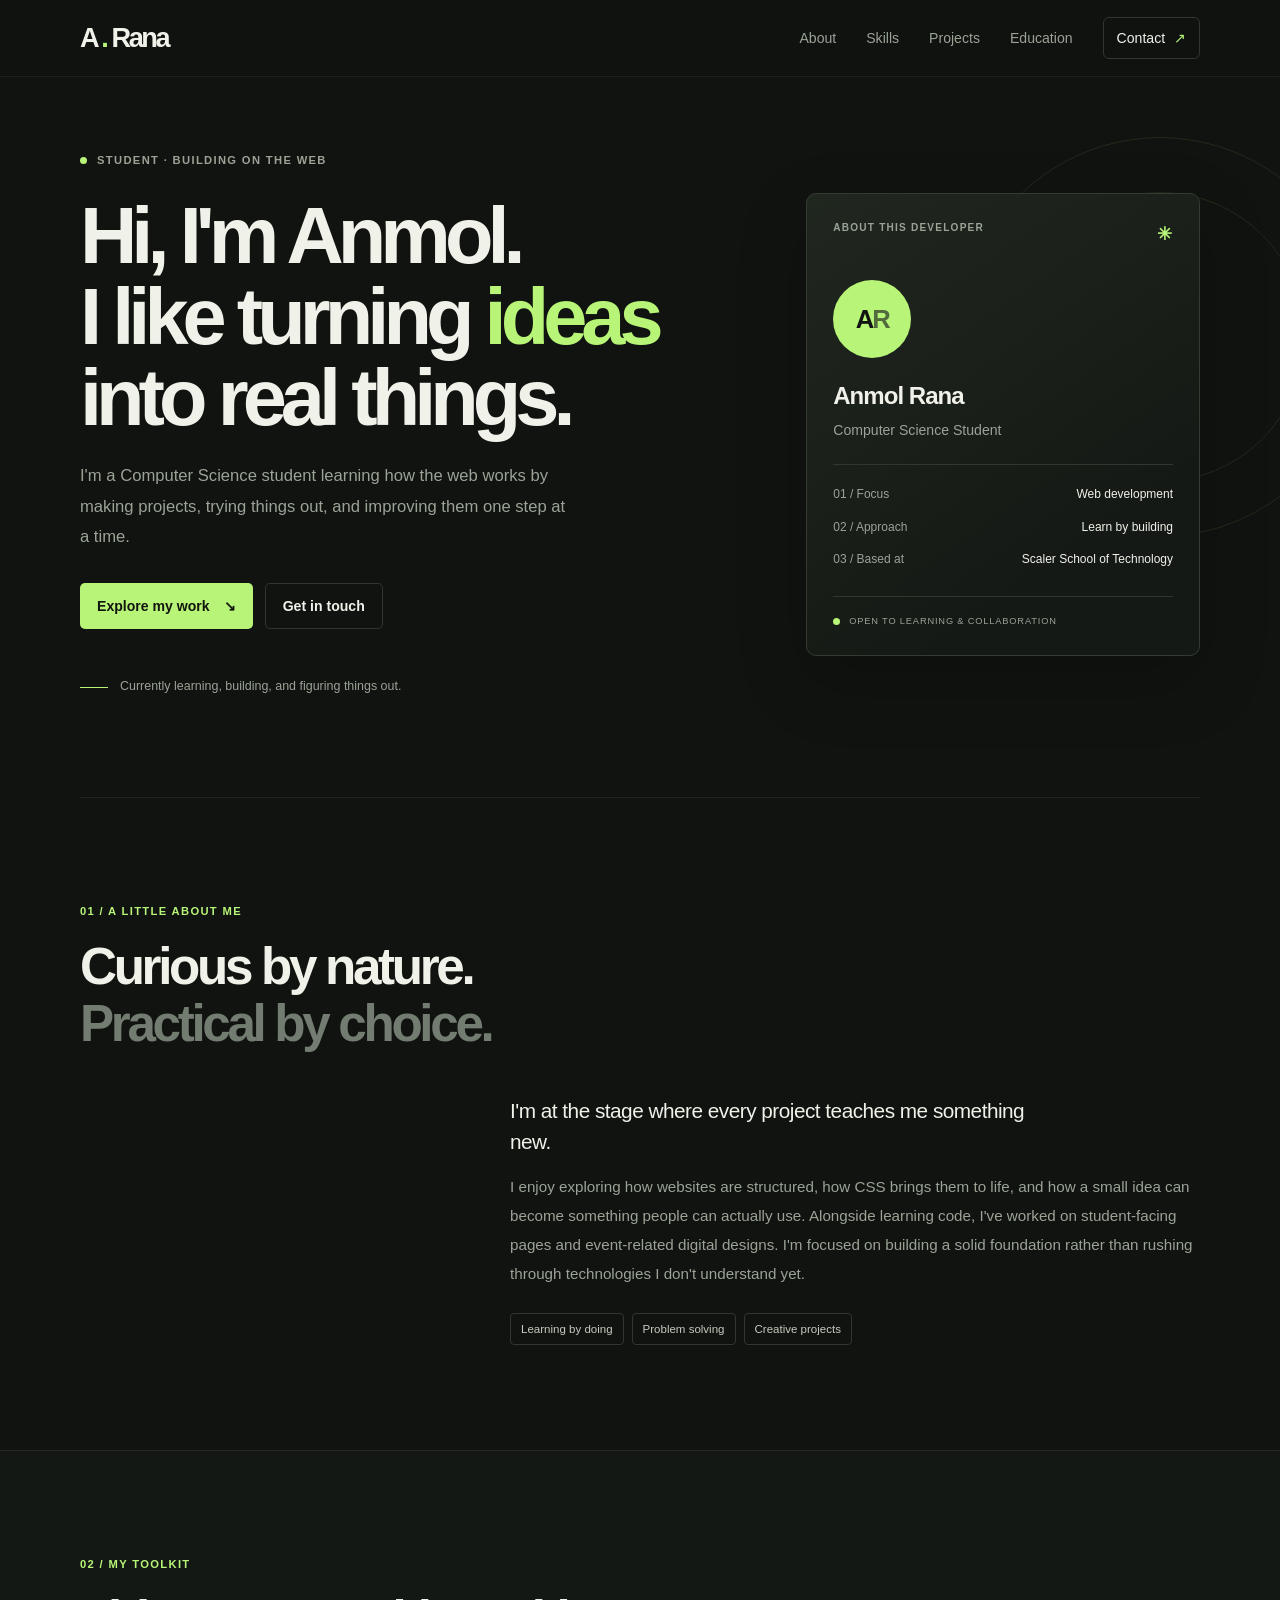
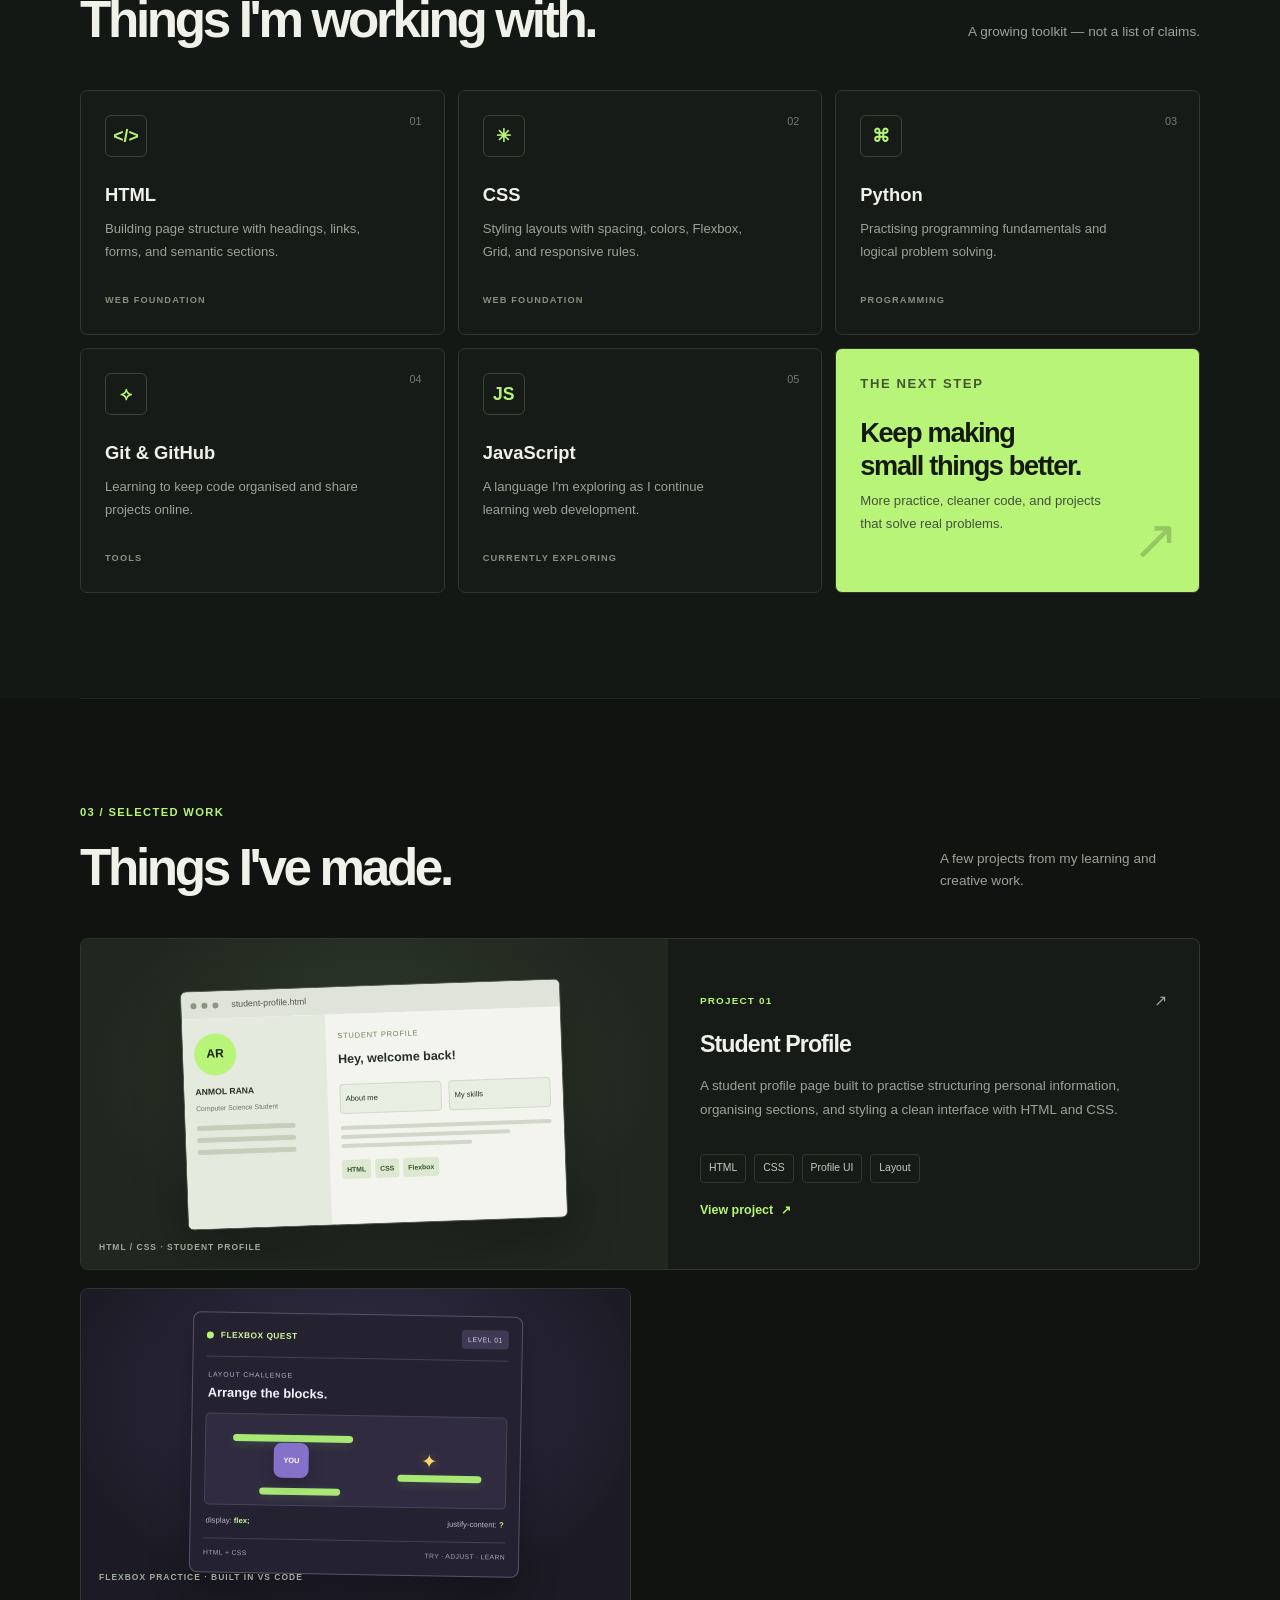
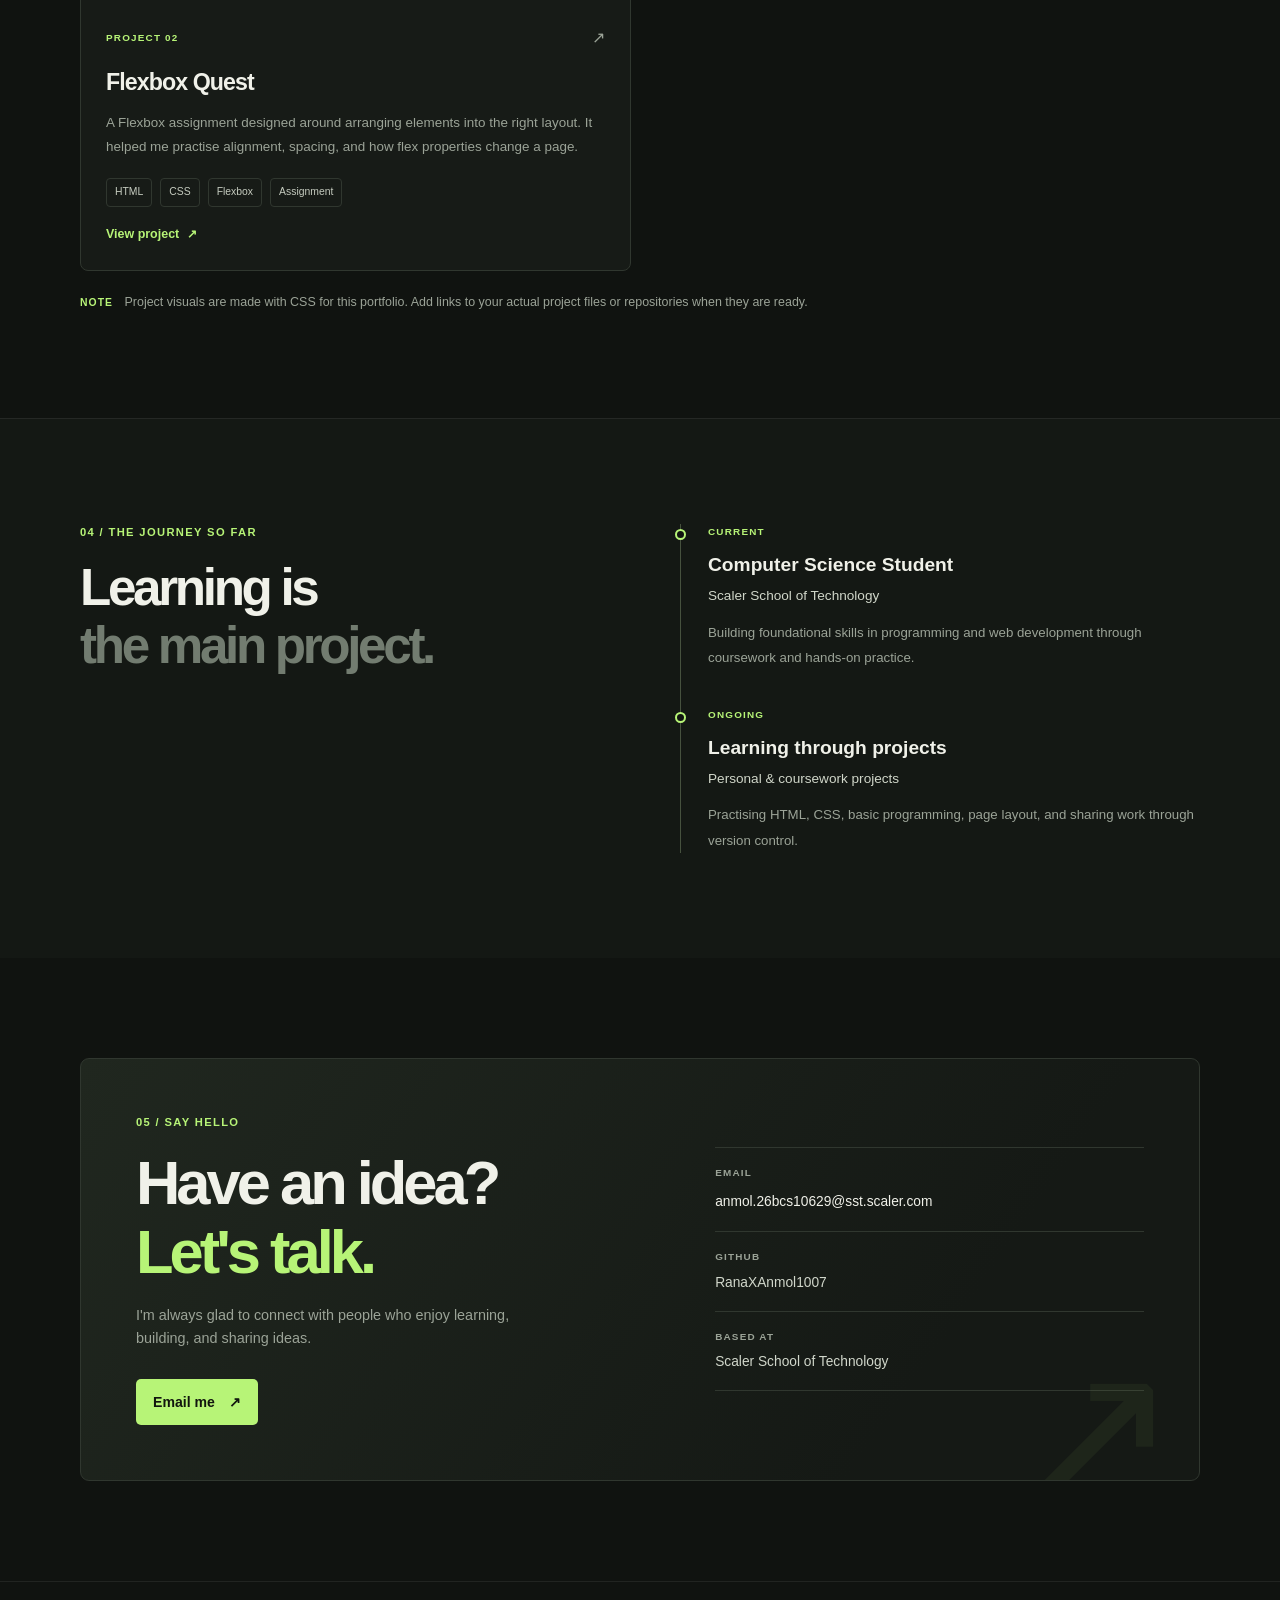
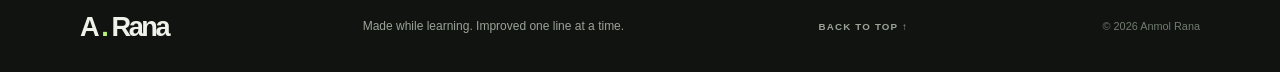
<file: index.html>
<!DOCTYPE html>
<html lang="en">
<head>
    <meta charset="UTF-8">
    <meta name="viewport" content="width=device-width, initial-scale=1.0">
    <meta name="description" content="Portfolio of Anmol Rana, a student learning web development and building practical projects.">
    <title>Anmol Rana | Student & Web Developer</title>
    <link rel="stylesheet" href="style.css">
</head>
<body>
    <header class="site-header">
        <nav class="navbar container" aria-label="Main navigation">
            <a class="logo" href="#home" aria-label="Anmol Rana home">A <span>.</span> Rana</a>
            <div class="nav-links">
                <a href="#about">About</a>
                <a href="#skills">Skills</a>
                <a href="#projects">Projects</a>
                <a href="#education">Education</a>
                <a href="#contact" class="nav-contact">Contact <span aria-hidden="true">↗</span></a>
            </div>
        </nav>
    </header>

    <main>
        <section class="hero container" id="home">
            <div class="hero-copy">
                <p class="eyebrow"><span class="status-dot"></span> STUDENT · BUILDING ON THE WEB</p>
                <h1>Hi, I'm Anmol.<br>I like turning <span class="accent-text">ideas</span><br>into real things.</h1>
                <p class="hero-description">
                    I'm a Computer Science student learning how the web works by making projects,
                    trying things out, and improving them one step at a time.
                </p>
                <div class="hero-actions">
                    <a class="button button-primary" href="#projects">Explore my work <span aria-hidden="true">↘</span></a>
                    <a class="button button-secondary" href="mailto:anmol.26bcs10629@sst.scaler.com">Get in touch</a>
                </div>
                <div class="hero-note">
                    <span class="note-line"></span>
                    <span>Currently learning, building, and figuring things out.</span>
                </div>
            </div>

            <aside class="intro-card" aria-label="Quick introduction">
                <div class="card-topline">
                    <span>ABOUT THIS DEVELOPER</span>
                    <span class="card-symbol">✳</span>
                </div>
                <div class="avatar-mark">A<span>R</span></div>
                <h2>Anmol Rana</h2>
                <p class="muted">Computer Science Student</p>
                <div class="card-divider"></div>
                <div class="quick-fact"><span>01 / Focus</span><strong>Web development</strong></div>
                <div class="quick-fact"><span>02 / Approach</span><strong>Learn by building</strong></div>
                <div class="quick-fact"><span>03 / Based at</span><strong>Scaler School of Technology</strong></div>
                <div class="card-bottom"><span class="tiny-dot"></span> OPEN TO LEARNING & COLLABORATION</div>
            </aside>
            <div class="hero-decoration decoration-one" aria-hidden="true"></div>
            <div class="hero-decoration decoration-two" aria-hidden="true"></div>
        </section>

        <section class="section container" id="about">
            <div class="section-heading">
                <p class="section-index">01 / A LITTLE ABOUT ME</p>
                <h2>Curious by nature.<br><span class="muted-heading">Practical by choice.</span></h2>
            </div>
            <div class="about-content">
                <p class="about-lead">I'm at the stage where every project teaches me something new.</p>
                <p class="body-copy">
                    I enjoy exploring how websites are structured, how CSS brings them to life,
                    and how a small idea can become something people can actually use. Alongside
                    learning code, I've worked on student-facing pages and event-related digital
                    designs. I'm focused on building a solid foundation rather than rushing through
                    technologies I don't understand yet.
                </p>
                <div class="about-tags">
                    <span>Learning by doing</span><span>Problem solving</span><span>Creative projects</span>
                </div>
            </div>
        </section>

        <section class="section skills-section" id="skills">
            <div class="container">
                <div class="section-heading heading-row">
                    <div>
                        <p class="section-index">02 / MY TOOLKIT</p>
                        <h2>Things I'm working with.</h2>
                    </div>
                    <p class="heading-aside">A growing toolkit — not a list of claims.</p>
                </div>
                <div class="skills-grid">
                    <article class="skill-card skill-featured">
                        <span class="skill-number">01</span>
                        <div class="skill-icon">&lt;/&gt;</div>
                        <h3>HTML</h3>
                        <p>Building page structure with headings, links, forms, and semantic sections.</p>
                        <span class="skill-label">WEB FOUNDATION</span>
                    </article>
                    <article class="skill-card">
                        <span class="skill-number">02</span>
                        <div class="skill-icon">✳</div>
                        <h3>CSS</h3>
                        <p>Styling layouts with spacing, colors, Flexbox, Grid, and responsive rules.</p>
                        <span class="skill-label">WEB FOUNDATION</span>
                    </article>
                    <article class="skill-card">
                        <span class="skill-number">03</span>
                        <div class="skill-icon">⌘</div>
                        <h3>Python</h3>
                        <p>Practising programming fundamentals and logical problem solving.</p>
                        <span class="skill-label">PROGRAMMING</span>
                    </article>
                    <article class="skill-card">
                        <span class="skill-number">04</span>
                        <div class="skill-icon">⟡</div>
                        <h3>Git & GitHub</h3>
                        <p>Learning to keep code organised and share projects online.</p>
                        <span class="skill-label">TOOLS</span>
                    </article>
                    <article class="skill-card">
                        <span class="skill-number">05</span>
                        <div class="skill-icon">JS</div>
                        <h3>JavaScript</h3>
                        <p>A language I'm exploring as I continue learning web development.</p>
                        <span class="skill-label">CURRENTLY EXPLORING</span>
                    </article>
                    <article class="skill-card skill-note">
                        <p class="section-index">THE NEXT STEP</p>
                        <h3>Keep making<br>small things better.</h3>
                        <p>More practice, cleaner code, and projects that solve real problems.</p>
                        <span class="note-arrow" aria-hidden="true">↗</span>
                    </article>
                </div>
            </div>
        </section>

        <section class="section container" id="projects">
            <div class="section-heading heading-row">
                <div>
                    <p class="section-index">03 / SELECTED WORK</p>
                    <h2>Things I've made.</h2>
                </div>
                <p class="heading-aside">A few projects from my learning and creative work.</p>
            </div>

            <div class="projects-grid">
                <article class="project-card project-large">
                    <div class="project-visual visual-portal">
                        <div class="mini-window">
                            <div class="window-bar"><i></i><i></i><i></i><span>student-profile.html</span></div>
                            <div class="profile-preview">
                                <aside class="profile-sidebar">
                                    <div class="profile-avatar">AR</div>
                                    <b>ANMOL RANA</b>
                                    <span>Computer Science Student</span>
                                    <i></i><i></i><i></i>
                                </aside>
                                <div class="profile-main">
                                    <span class="profile-kicker">STUDENT PROFILE</span>
                                    <strong>Hey, welcome back!</strong>
                                    <div class="profile-info-row"><span>About me</span><span>My skills</span></div>
                                    <div class="profile-lines"><i></i><i></i><i></i></div>
                                    <div class="profile-skill-row"><b>HTML</b><b>CSS</b><b>Flexbox</b></div>
                                </div>
                            </div>
                        </div>
                        <span class="visual-caption">HTML / CSS · STUDENT PROFILE</span>
                    </div>
                    <div class="project-info">
                        <div class="project-title-line"><span class="project-count">PROJECT 01</span><span class="project-arrow">↗</span></div>
                        <h3><a href="student-profile/index.html">Student Profile</a></h3>
                        <p>A student profile page built to practise structuring personal information, organising sections, and styling a clean interface with HTML and CSS.</p>
                        <div class="tech-list"><span>HTML</span><span>CSS</span><span>Profile UI</span><span>Layout</span></div>
                        <a class="project-link" href="assignment-1.html">View project <span aria-hidden="true">↗</span></a>
                    </div>
                </article>

                <article class="project-card">
                    <div class="project-visual visual-flexbox">
                        <div class="flexbox-window">
                            <div class="flexbox-window-bar"><span class="flexbox-dot"></span><b>FLEXBOX QUEST</b><span class="level-pill">LEVEL 01</span></div>
                            <div class="quest-heading"><span>LAYOUT CHALLENGE</span><strong>Arrange the blocks.</strong></div>
                            <div class="quest-playground">
                                <div class="quest-platform platform-one"></div>
                                <div class="quest-platform platform-two"></div>
                                <div class="quest-player">YOU</div>
                                <div class="quest-star">✦</div>
                                <div class="quest-platform platform-three"></div>
                            </div>
                            <div class="quest-controls"><span>display: <b>flex;</b></span><span>justify-content: <b>?</b></span></div>
                            <div class="quest-footer"><span>HTML + CSS</span><span>TRY · ADJUST · LEARN</span></div>
                        </div>
                        <span class="visual-caption">FLEXBOX PRACTICE · BUILT IN VS CODE</span>
                    </div>
                    <div class="project-info">
                        <div class="project-title-line"><span class="project-count">PROJECT 02</span><span class="project-arrow">↗</span></div>
                        <h3><a href="assignment-2.html">Flexbox Quest</a></h3>
                        <p>A Flexbox assignment designed around arranging elements into the right layout. It helped me practise alignment, spacing, and how flex properties change a page.</p>
                        <div class="tech-list"><span>HTML</span><span>CSS</span><span>Flexbox</span><span>Assignment</span></div>
                        <a class="project-link" href="assignment-2.html">View project <span aria-hidden="true">↗</span></a>
                    </div>
                </article>
            </div>
            <p class="projects-footnote"><span>NOTE</span> Project visuals are made with CSS for this portfolio. Add links to your actual project files or repositories when they are ready.</p>
        </section>

        <section class="section education-section" id="education">
            <div class="container education-layout">
                <div class="section-heading">
                    <p class="section-index">04 / THE JOURNEY SO FAR</p>
                    <h2>Learning is<br><span class="muted-heading">the main project.</span></h2>
                </div>
                <div class="timeline">
                    <article class="timeline-item">
                        <span class="timeline-dot"></span>
                        <p class="timeline-date">CURRENT</p>
                        <h3>Computer Science Student</h3>
                        <p class="timeline-place">Scaler School of Technology</p>
                        <p class="body-copy">Building foundational skills in programming and web development through coursework and hands-on practice.</p>
                    </article>
                    <article class="timeline-item">
                        <span class="timeline-dot"></span>
                        <p class="timeline-date">ONGOING</p>
                        <h3>Learning through projects</h3>
                        <p class="timeline-place">Personal & coursework projects</p>
                        <p class="body-copy">Practising HTML, CSS, basic programming, page layout, and sharing work through version control.</p>
                    </article>
                </div>
            </div>
        </section>

        <section class="contact-section container" id="contact">
            <div class="contact-card">
                <div class="contact-copy">
                    <p class="section-index">05 / SAY HELLO</p>
                    <h2>Have an idea?<br><span>Let's talk.</span></h2>
                    <p>I'm always glad to connect with people who enjoy learning, building, and sharing ideas.</p>
                    <a class="button button-primary" href="mailto:anmol.26bcs10629@sst.scaler.com">Email me <span aria-hidden="true">↗</span></a>
                </div>
                <div class="contact-details">
                    <div class="contact-detail"><span>EMAIL</span><a href="mailto:anmol.26bcs10629@sst.scaler.com">anmol.26bcs10629@sst.scaler.com</a></div>
                    <div class="contact-detail"><span>GITHUB</span><p><a href="https://github.com/RanaXAnmol1007/Assigment">RanaXAnmol1007</a></p></div>
                    <div class="contact-detail"><span>BASED AT</span><p>Scaler School of Technology</p></div>
                </div>
                <span class="contact-decoration" aria-hidden="true">↗</span>
            </div>
        </section>
    </main>

    <footer class="site-footer">
        <div class="container footer-inner">
            <a class="logo" href="#home">A <span>.</span> Rana</a>
            <p>Made while learning. Improved one line at a time.</p>
            <a href="#home" class="back-top">BACK TO TOP ↑</a>
            <span class="copyright">© 2026 Anmol Rana</span>
        </div>
    </footer>
</body>
</html>
</file>
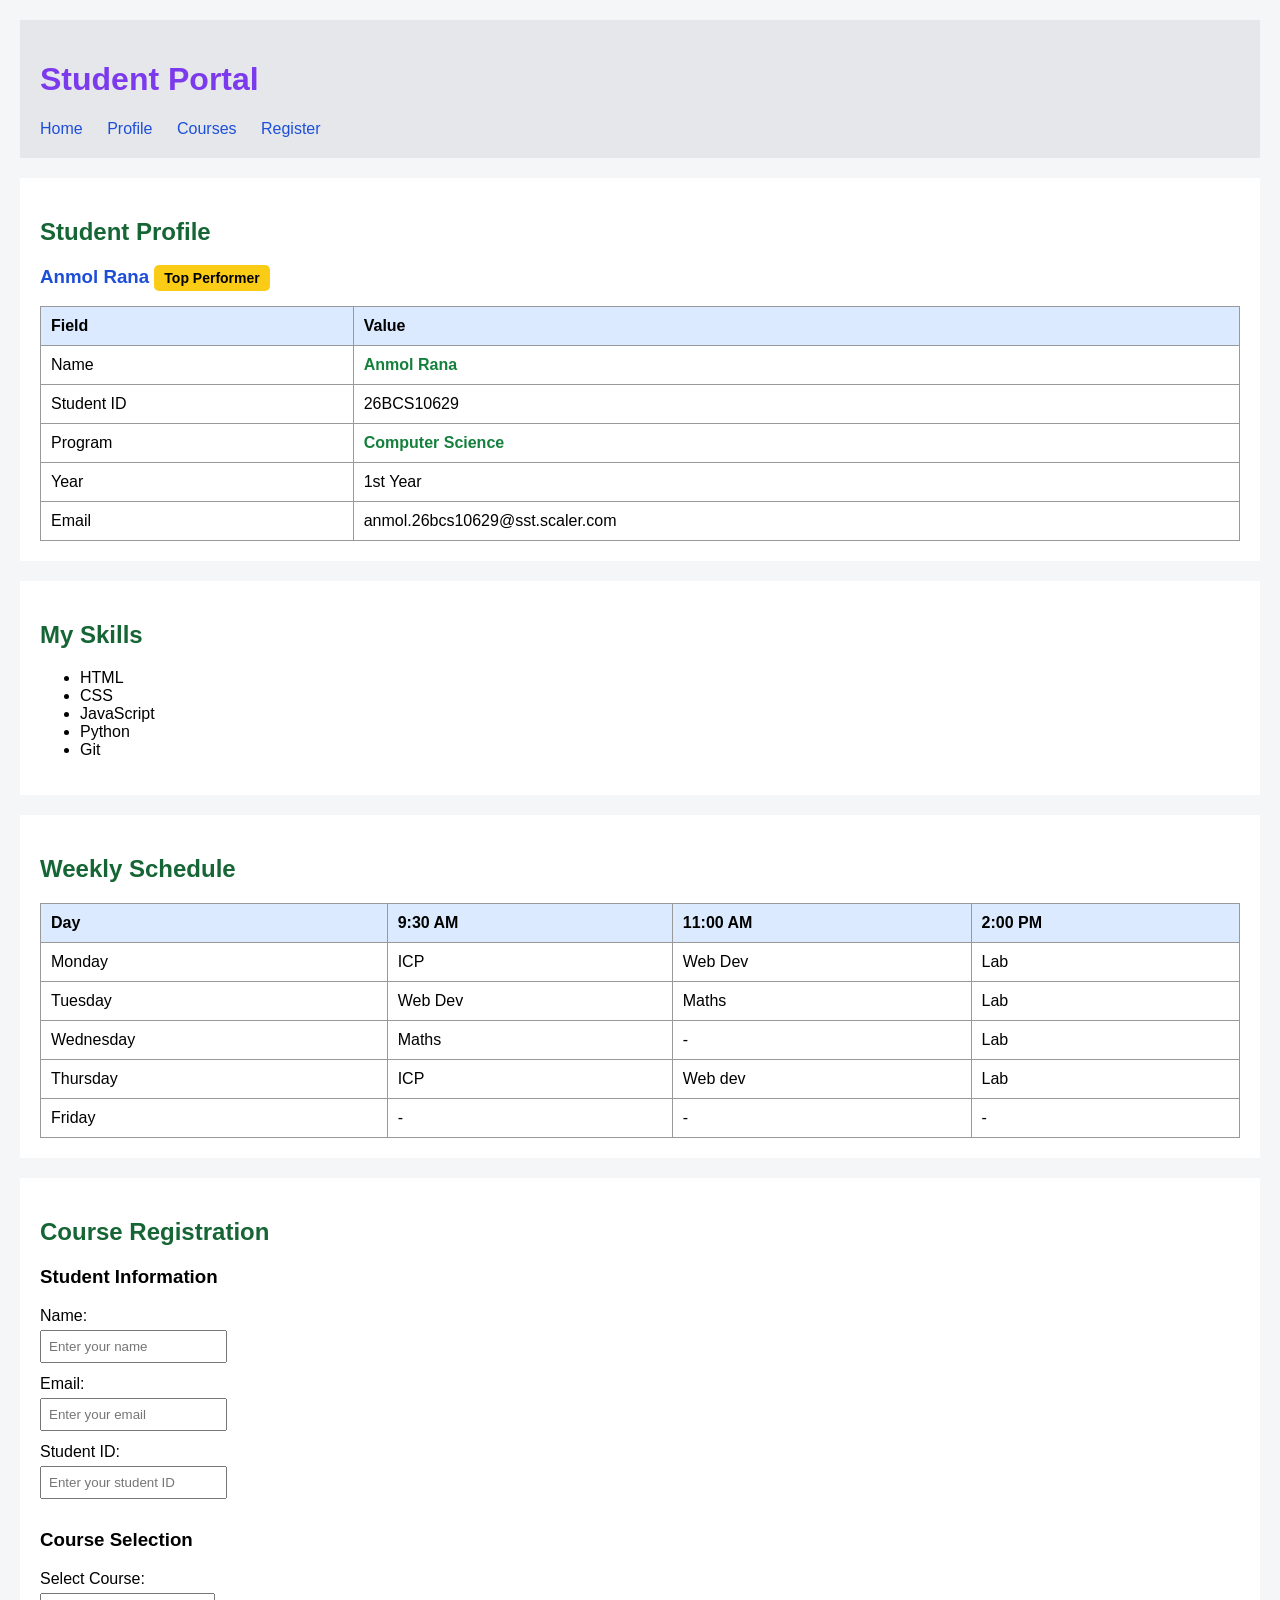
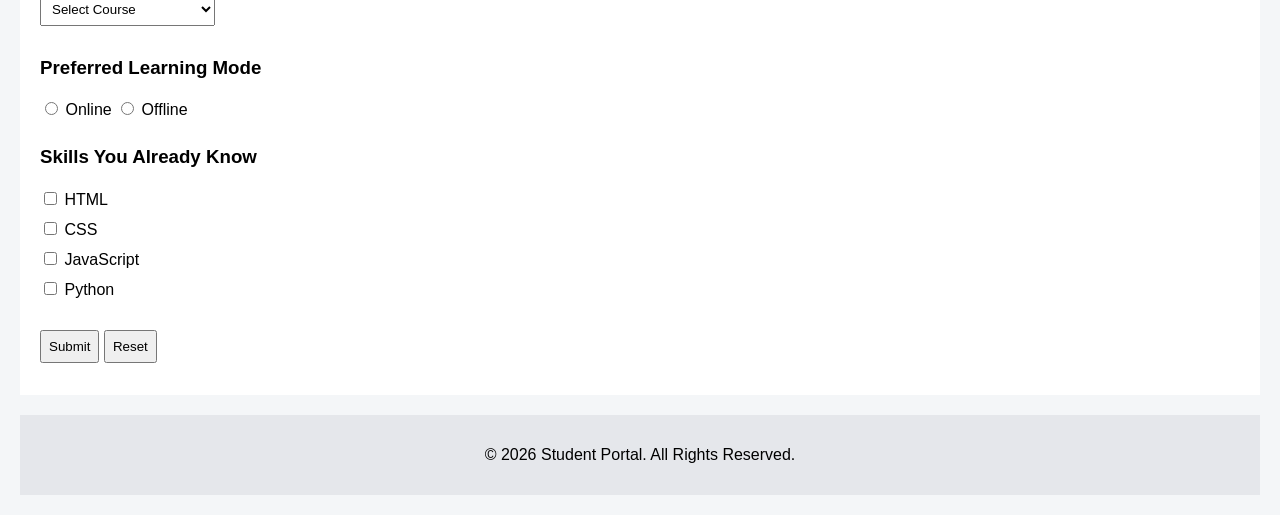
<file: assignment-1.html>
<!DOCTYPE html>
<html lang="en">

<head>
    <meta charset="UTF-8">
    <meta name="viewport" content="width=device-width, initial-scale=1.0">

    <title>Student Portal</title>

    <style>
        
        body {
            background-color: #f4f6f8;
            font-family: Arial, sans-serif;
            margin: 20px;
        }

        #student-name {
            color: #1d4ed8;
        }
        .highlight {
            color: #15803d;
            font-weight: bold;
        }

        h1 {
            color: #7c3aed;
        }

        h2 {
            color: #166534;
        }

        header {
            background-color: #e5e7eb;
            padding: 20px;
        }

        nav {
            margin-top: 15px;
        }

        nav a {
            color: #1d4ed8;
            text-decoration: none;
            margin-right: 20px;
        }

        section {
            background-color: white;
            padding: 20px;
            margin-top: 20px;
        }

        table {
            border-collapse: collapse;
            width: 100%;
        }

        th,
        td {
            border: 1px solid #999;
            padding: 10px;
            text-align: left;
        }

        th {
            background-color: #dbeafe;
        }

        input,
        select {
            padding: 7px;
            margin-top: 5px;
            margin-bottom: 12px;
        }

        .badge {
            background-color: #facc15;
            color: #000000;
            padding: 5px 10px;
            border-radius: 5px;
            font-size: 14px;
        }

        footer {
            margin-top: 20px;
            padding: 15px;
            background-color: #e5e7eb;
            text-align: center;
        }
    </style>
</head>

<body>


    <header>
        <h1>Student Portal</h1>
        <nav>
            <a href="#home">Home</a>
            <a href="#profile">Profile</a>
            <a href="#courses">Courses</a>
            <a href="#register">Register</a>
        </nav>
    </header>



    <main>


        <section id="profile">
            <h2>Student Profile</h2>

            <h3 id="student-name">
                Anmol Rana
                <span class="badge">Top Performer</span>
            </h3>

            <table>
                <tr>
                    <th>Field</th>
                    <th>Value</th>
                </tr>

                <tr>
                    <td>Name</td>
                    <td class="highlight">Anmol Rana</td>
                </tr>

                <tr>
                    <td>Student ID</td>
                    <td>26BCS10629</td>
                </tr>

                <tr>
                    <td>Program</td>
                    <td class="highlight">Computer Science</td>
                </tr>

                <tr>
                    <td>Year</td>
                    <td>1st Year</td>
                </tr>

                <tr>
                    <td>Email</td>
                    <td>anmol.26bcs10629@sst.scaler.com</td>
                </tr>
            </table>
        </section>


      
        <section>
            <h2>My Skills</h2>

            <ul>
                <li>HTML</li>
                <li>CSS</li>
                <li>JavaScript</li>
                <li>Python</li>
                <li>Git</li>
            </ul>
        </section>


       
        <section>
            <h2>Weekly Schedule</h2>

            <table>
                <tr>
                    <th>Day</th>
                    <th>9:30 AM</th>
                    <th>11:00 AM</th>
                    <th>2:00 PM</th>
                </tr>

                <tr>
                    <td>Monday</td>
                    <td>ICP</td>
                    <td>Web Dev</td>
                    <td>Lab</td>
                </tr>

                <tr>
                    <td>Tuesday</td>
                    <td>Web Dev</td>
                    <td>Maths</td>
                    <td>Lab</td>
                </tr>

                <tr>
                    <td>Wednesday</td>
                    <td>Maths</td>
                    <td>-</td>
                    <td>Lab</td>
                </tr>

                <tr>
                    <td>Thursday</td>
                    <td>ICP</td>
                    <td>Web dev</td>
                    <td>Lab</td>
                </tr>

                <tr>
                    <td>Friday</td>
                    <td>-</td>
                    <td>-</td>
                    <td>-</td>
                </tr>
            </table>
        </section>


      
        <section id="register">
            <h2>Course Registration</h2>

            <form>

              
                <h3>Student Information</h3>

                <label for="name">Name:</label><br>
                <input type="text" id="name" name="name" placeholder="Enter your name">
                <br>

                <label for="email">Email:</label><br>
                <input type="email" id="email" name="email" placeholder="Enter your email">
                <br>

                <label for="student-id">Student ID:</label><br>
                <input type="text" id="student-id" name="student-id" placeholder="Enter your student ID">
                <br>


              
                <h3>Course Selection</h3>

                <label for="course">Select Course:</label><br>

                <select id="course" name="course">
                    <option value="">Select Course</option>
                    <option value="html-css">HTML & CSS</option>
                    <option value="javascript">JavaScript</option>
                    <option value="python">Python</option>
                    <option value="dsa">Data Structures</option>
                    <option value="dbms">Database Management</option>
                </select>

                <br>


              
                <h3>Preferred Learning Mode</h3>

                <input type="radio" id="online" name="learning-mode" value="online">
                <label for="online">Online</label>

                <input type="radio" id="offline" name="learning-mode" value="offline">
                <label for="offline">Offline</label>

                <br>


          
                <h3>Skills You Already Know</h3>

                <input type="checkbox" id="html" name="skills" value="html">
                <label for="html">HTML</label>
                <br>

                <input type="checkbox" id="css" name="skills" value="css">
                <label for="css">CSS</label>
                <br>

                <input type="checkbox" id="javascript" name="skills" value="javascript">
                <label for="javascript">JavaScript</label>
                <br>

                <input type="checkbox" id="python" name="skills" value="python">
                <label for="python">Python</label>

                <br><br>


            
                <input type="submit" value="Submit">
                <input type="reset" value="Reset">

            </form>
        </section>

    </main>


  
    <footer>
        <p>&copy; 2026 Student Portal. All Rights Reserved.</p>
    </footer>

</body>

</html>
</file>
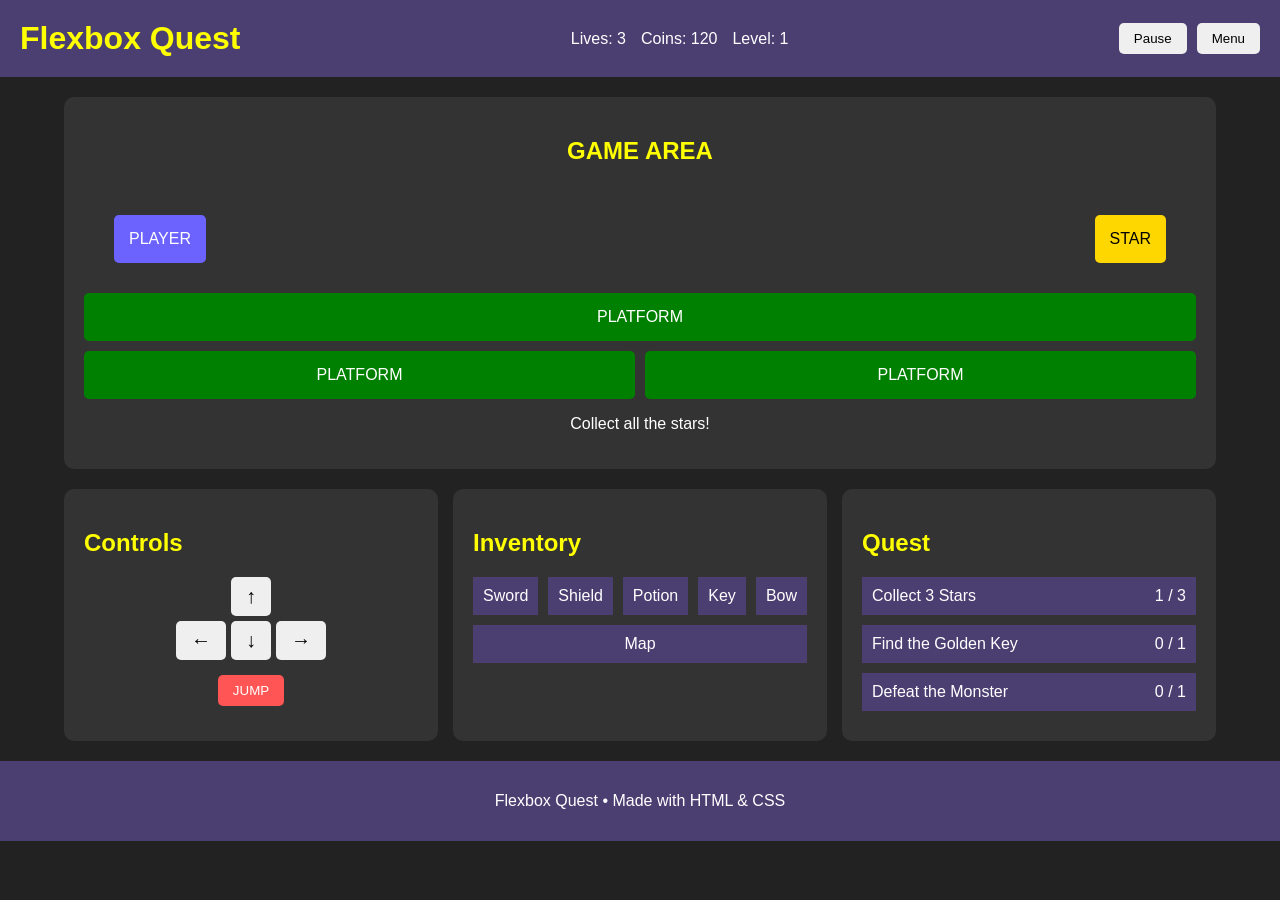
<file: assignment-2.html>
<!DOCTYPE html>
<html lang="en">

<head>
    <meta charset="UTF-8">
    <meta name="viewport" content="width=device-width, initial-scale=1.0">
    <title>Flexbox Quest</title>

   
</head>
<style>
body {
    margin: 0;
    font-family: Arial, sans-serif;
    background-color: #222;
    color: white;
}
.game-header {
    background-color: #4b3f72;
    padding: 20px;

    display: flex;
    justify-content: space-between;
    align-items: center;
}
.game-header h1 {
    margin: 0;
    color: yellow;
}
.game-info {
    display: flex;
    gap: 15px;
}
.header-buttons {
    display: flex;
    gap: 10px;
}
button {
    padding: 8px 15px;
    border: none;
    border-radius: 5px;
}
main {
    width: 90%;
    margin: 20px auto;
}
.game-area {
    background-color: #333;
    padding: 20px;
    border-radius: 10px;
}
.game-area h2 {
    text-align: center;
    color: yellow;
}
.game-row {
    display: flex;
    justify-content: space-between;
    align-items: center;
    padding: 30px;
}
.player {
    background-color: #6c63ff;
    padding: 15px;
    border-radius: 5px;
}
.star {
    background-color: gold;
    color: black;
    padding: 15px;
    border-radius: 5px;
}
.platform {
    background-color: green;
    padding: 15px;
    text-align: center;
    border-radius: 5px;
}
.platform-row {
    display: flex;
    gap: 10px;
    margin-top: 10px;
}
.platform-row .platform {
    flex: 1;
}
.game-message {
    text-align: center;
}
.game-panels {
    display: flex;
    gap: 15px;
    margin-top: 20px;
}
.panel {
    background-color: #333;
    padding: 20px;
    border-radius: 10px;
    flex: 1;
}
.panel h2 {
    color: yellow;
}
.control-row {
    display: flex;
    justify-content: center;
    gap: 5px;
    margin: 5px;
}
.control-row button {
    font-size: 20px;
}
.jump-button {
    display: block;
    margin: 15px auto;
    background-color: #ff5555;
    color: white;
}
.inventory-items {
    display: flex;
    flex-wrap: wrap;
    gap: 10px;
}
.item {
    background-color: #4b3f72;
    padding: 10px;
    flex: 1;
    text-align: center;
}
.quest-item {
    display: flex;
    justify-content: space-between;

    background-color: #4b3f72;
    padding: 10px;
    margin-bottom: 10px;
}
footer {
    background-color: #4b3f72;
    text-align: center;
    padding: 15px;
}
@media (max-width: 700px) {

    .game-header {
        flex-direction: column;
        gap: 15px;
    }

    .game-panels {
        flex-direction: column;
    }
}
</style>
<body>
    <header class="game-header">

        <h1>Flexbox Quest</h1>

        <div class="game-info">
            <span>Lives: 3</span>
            <span>Coins: 120</span>
            <span>Level: 1</span>
        </div>

        <div class="header-buttons">
            <button>Pause</button>
            <button>Menu</button>
        </div>
    </header>


    <main>

       
        <section class="game-area">

            <h2>GAME AREA</h2>

            <div class="game-row">
                <div class="player">PLAYER</div>
                <div class="star">STAR</div>
            </div>

            <div class="platform">
                PLATFORM
            </div>

            <div class="platform-row">
                <div class="platform">PLATFORM</div>
                <div class="platform">PLATFORM</div>
            </div>

            <p class="game-message">
                Collect all the stars!
            </p>

        </section>


        
        <section class="game-panels">

           
            <div class="panel controls">

                <h2>Controls</h2>

                <div class="control-row">
                    <button>↑</button>
                </div>

                <div class="control-row">
                    <button>←</button>
                    <button>↓</button>
                    <button>→</button>
                </div>

                <button class="jump-button">JUMP</button>

            </div>


            
            <div class="panel inventory">

                <h2>Inventory</h2>

                <div class="inventory-items">

                    <div class="item"> Sword</div>
                    <div class="item"> Shield</div>
                    <div class="item"> Potion</div>
                    <div class="item"> Key</div>
                    <div class="item"> Bow</div>
                    <div class="item"> Map</div>

                </div>

            </div>


            
            <div class="panel quest">

                <h2>Quest</h2>

                <div class="quest-item">
                    <span>Collect 3 Stars</span>
                    <span>1 / 3</span>
                </div>

                <div class="quest-item">
                    <span>Find the Golden Key</span>
                    <span>0 / 1</span>
                </div>

                <div class="quest-item">
                    <span>Defeat the Monster</span>
                    <span>0 / 1</span>
                </div>

            </div>

        </section>

    </main>


    
    <footer>
        <p>Flexbox Quest • Made with HTML & CSS</p>
    </footer>

</body>

</html>
</file>
<file: style.css>
:root {
    --background: #101310;
    --surface: #171b17;
    --surface-light: #1e241e;
    --text: #f0f1e9;
    --muted: #9ba397;
    --accent: #b7f477;
    --border: #30372f;
    --content-width: 1120px;
}

* {
    box-sizing: border-box;
}

html {
    scroll-behavior: smooth;
    scroll-padding-top: 90px;
}

body {
    margin: 0;
    background: var(--background);
    color: var(--text);
    font-family: Arial, Helvetica, sans-serif;
    line-height: 1.6;
}

a {
    color: inherit;
    text-decoration: none;
}

a:focus-visible {
    outline: 2px solid var(--accent);
    outline-offset: 5px;
}

.container {
    width: min(var(--content-width), calc(100% - 48px));
    margin-inline: auto;
}

.site-header {
    position: sticky;
    top: 0;
    z-index: 10;
    background: rgba(16, 19, 16, 0.94);
    border-bottom: 1px solid rgba(255, 255, 255, 0.06);
    backdrop-filter: blur(12px);
}

.navbar {
    min-height: 76px;
    display: flex;
    align-items: center;
    justify-content: space-between;
    gap: 24px;
}

.logo {
    font-size: 1.7rem;
    font-weight: 800;
    letter-spacing: -0.09em;
}

.logo span {
    color: var(--accent);
}

.nav-links {
    display: flex;
    align-items: center;
    gap: 30px;
    color: var(--muted);
    font-size: 0.88rem;
}

.nav-links a {
    transition: color 180ms ease;
}

.nav-links a:hover {
    color: var(--accent);
}

.nav-links .nav-contact {
    color: var(--text);
    border: 1px solid var(--border);
    border-radius: 6px;
    padding: 9px 13px;
}

.nav-contact span {
    color: var(--accent);
    margin-left: 5px;
}

.hero {
    min-height: 660px;
    display: grid;
    grid-template-columns: 1.25fr 0.75fr;
    align-items: center;
    gap: 70px;
    padding-top: 75px;
    padding-bottom: 100px;
    position: relative;
    isolation: isolate;
}

.hero-copy {
    position: relative;
    z-index: 1;
    animation: rise-in 700ms ease both;
}

.eyebrow,
.section-index,
.skill-label,
.project-count,
.visual-caption,
.timeline-date,
.contact-detail > span,
.back-top {
    font-size: 0.7rem;
    font-weight: 700;
    letter-spacing: 0.12em;
}

.eyebrow {
    display: flex;
    align-items: center;
    gap: 10px;
    color: var(--muted);
    margin: 0 0 26px;
}

.status-dot,
.tiny-dot {
    display: inline-block;
    width: 7px;
    height: 7px;
    border-radius: 50%;
    background: var(--accent);
}

h1,
h2,
h3,
p {
    margin-top: 0;
}

.hero h1 {
    margin-bottom: 22px;
    font-size: clamp(3.2rem, 6.2vw, 5.6rem);
    line-height: 1.02;
    letter-spacing: -0.075em;
    font-weight: 700;
}

.accent-text {
    color: var(--accent);
}

.hero-description {
    max-width: 490px;
    color: var(--muted);
    font-size: 1.04rem;
    line-height: 1.85;
}

.hero-actions {
    display: flex;
    flex-wrap: wrap;
    gap: 12px;
    margin-top: 30px;
}

.button {
    min-height: 46px;
    display: inline-flex;
    align-items: center;
    justify-content: center;
    gap: 14px;
    padding: 0 17px;
    border-radius: 5px;
    font-size: 0.88rem;
    font-weight: 700;
    transition: transform 180ms ease, background 180ms ease, border-color 180ms ease;
}

.button:hover {
    transform: translateY(-3px);
}

.button-primary {
    color: #11150e;
    background: var(--accent);
}

.button-primary:hover {
    background: #c9ff91;
}

.button-secondary {
    border: 1px solid var(--border);
    color: var(--text);
}

.button-secondary:hover {
    border-color: var(--accent);
}

.hero-note {
    display: flex;
    align-items: center;
    gap: 12px;
    margin-top: 48px;
    color: var(--muted);
    font-size: 0.78rem;
}

.note-line {
    width: 28px;
    height: 1px;
    background: var(--accent);
}

.intro-card {
    position: relative;
    z-index: 1;
    padding: 26px;
    background: linear-gradient(145deg, #20271f, #151915 75%);
    border: 1px solid #343c31;
    border-radius: 10px;
    box-shadow: 0 25px 70px rgba(0, 0, 0, 0.18);
    animation: rise-in 850ms 120ms ease both;
}

.card-topline {
    display: flex;
    justify-content: space-between;
    color: var(--muted);
    font-size: 0.63rem;
    font-weight: 700;
    letter-spacing: 0.12em;
}

.card-symbol {
    color: var(--accent);
    font-size: 1.1rem;
}

.avatar-mark {
    width: 78px;
    height: 78px;
    display: flex;
    align-items: center;
    justify-content: center;
    margin: 32px 0 19px;
    border-radius: 50%;
    color: #101310;
    background: var(--accent);
    font-size: 1.6rem;
    font-weight: 800;
    letter-spacing: -0.08em;
}

.avatar-mark span {
    color: #526a3e;
}

.intro-card h2 {
    margin-bottom: 3px;
    font-size: 1.5rem;
    letter-spacing: -0.04em;
}

.muted {
    color: var(--muted);
}

.intro-card .muted {
    margin-bottom: 23px;
    font-size: 0.88rem;
}

.card-divider {
    height: 1px;
    margin-bottom: 20px;
    background: var(--border);
}

.quick-fact {
    display: flex;
    justify-content: space-between;
    gap: 14px;
    margin: 13px 0;
    font-size: 0.75rem;
}

.quick-fact span {
    color: var(--muted);
}

.quick-fact strong {
    text-align: right;
    font-weight: 500;
}

.card-bottom {
    display: flex;
    align-items: center;
    gap: 9px;
    margin-top: 27px;
    padding-top: 17px;
    border-top: 1px solid var(--border);
    color: var(--muted);
    font-size: 0.58rem;
    letter-spacing: 0.09em;
}

.hero-decoration {
    position: absolute;
    z-index: -1;
    border: 1px solid rgba(183, 244, 119, 0.1);
    border-radius: 50%;
    pointer-events: none;
}

.decoration-one {
    width: 400px;
    height: 400px;
    right: -160px;
    top: 60px;
}

.decoration-two {
    width: 290px;
    height: 290px;
    right: -105px;
    top: 115px;
}

.section {
    padding-top: 105px;
    padding-bottom: 105px;
    border-top: 1px solid rgba(255, 255, 255, 0.07);
}

.section-heading {
    max-width: 660px;
    margin-bottom: 42px;
}

.section-index {
    color: var(--accent);
    margin-bottom: 17px;
}

.section-heading h2,
.contact-copy h2 {
    margin-bottom: 0;
    font-size: clamp(2.1rem, 4vw, 3.45rem);
    line-height: 1.12;
    letter-spacing: -0.065em;
}

.muted-heading {
    color: #727c70;
}

.about-content {
    max-width: 690px;
    margin-left: auto;
}

.about-lead {
    max-width: 540px;
    margin-bottom: 16px;
    font-size: 1.3rem;
    line-height: 1.5;
    letter-spacing: -0.025em;
}

.body-copy {
    color: var(--muted);
    font-size: 0.95rem;
    line-height: 1.9;
}

.about-tags,
.tech-list {
    display: flex;
    flex-wrap: wrap;
    gap: 8px;
}

.about-tags {
    margin-top: 24px;
}

.about-tags span,
.tech-list span {
    padding: 6px 10px;
    border: 1px solid var(--border);
    border-radius: 4px;
    color: #c5cbbf;
    font-size: 0.72rem;
}

.skills-section {
    background: #141814;
}

.heading-row {
    display: flex;
    align-items: end;
    justify-content: space-between;
    gap: 30px;
    max-width: none;
}

.heading-aside {
    max-width: 260px;
    margin-bottom: 5px;
    color: var(--muted);
    font-size: 0.85rem;
}

.skills-grid {
    display: grid;
    grid-template-columns: repeat(3, minmax(0, 1fr));
    gap: 13px;
}

.skill-card {
    min-height: 240px;
    position: relative;
    padding: 24px;
    background: var(--surface);
    border: 1px solid var(--border);
    border-radius: 7px;
    transition: transform 200ms ease, border-color 200ms ease;
}

.skill-card:hover {
    transform: translateY(-5px);
    border-color: #657c4f;
}

.skill-number {
    position: absolute;
    top: 22px;
    right: 22px;
    color: #727c70;
    font-size: 0.68rem;
}

.skill-icon {
    display: flex;
    align-items: center;
    justify-content: center;
    width: 42px;
    height: 42px;
    margin-bottom: 23px;
    border: 1px solid #3b4635;
    border-radius: 6px;
    color: var(--accent);
    font-size: 1.1rem;
    font-weight: 700;
}

.skill-card h3 {
    margin-bottom: 8px;
    font-size: 1.15rem;
}

.skill-card p {
    max-width: 260px;
    margin-bottom: 21px;
    color: var(--muted);
    font-size: 0.82rem;
    line-height: 1.75;
}

.skill-label {
    color: #84917d;
    font-size: 0.58rem;
}

.skill-note {
    background: var(--accent);
    color: #151a11;
    overflow: hidden;
}

.skill-note .section-index {
    color: #425735;
}

.skill-note h3 {
    font-size: 1.7rem;
    line-height: 1.2;
    letter-spacing: -0.05em;
}

.skill-note p:not(.section-index) {
    color: #45513d;
}

.note-arrow {
    position: absolute;
    right: 20px;
    bottom: 8px;
    font-size: 3.5rem;
    opacity: 0.2;
}

.projects-grid {
    display: grid;
    grid-template-columns: repeat(2, minmax(0, 1fr));
    gap: 18px;
}

.project-card {
    min-width: 0;
    overflow: hidden;
    background: var(--surface);
    border: 1px solid var(--border);
    border-radius: 8px;
    transition: transform 200ms ease, border-color 200ms ease;
}

.project-card:hover {
    transform: translateY(-4px);
    border-color: #657c4f;
}

.project-large {
    grid-column: span 2;
    display: grid;
    grid-template-columns: 1.05fr 0.95fr;
}

.project-visual {
    min-height: 280px;
    position: relative;
    display: flex;
    align-items: center;
    justify-content: center;
    overflow: hidden;
    padding: 25px;
    background: #20271f;
}

.project-large .project-visual {
    min-height: 330px;
}

.visual-caption {
    position: absolute;
    bottom: 15px;
    left: 18px;
    color: #a0aa99;
    font-size: 0.53rem;
}

.visual-portal {
    background: radial-gradient(ellipse at 50% 40%, #34402f 0%, #20271f 68%);
}

.mini-window {
    width: 100%;
    max-width: 380px;
    overflow: hidden;
    border: 1px solid #50594a;
    border-radius: 6px;
    background: #f3f4ee;
    box-shadow: 0 20px 50px rgba(0, 0, 0, 0.25);
    transform: rotate(-2deg);
    transition: transform 250ms ease;
}

.project-card:hover .mini-window {
    transform: rotate(0deg) scale(1.02);
}

.window-bar {
    display: flex;
    align-items: center;
    gap: 5px;
    height: 27px;
    padding: 0 9px;
    background: #dfe3d9;
}

.window-bar i {
    width: 6px;
    height: 6px;
    border-radius: 50%;
    background: #8b9683;
}

.window-bar span {
    margin-left: 8px;
    color: #4e5848;
    font-size: 0.55rem;
}

.portal-preview {
    display: grid;
    grid-template-columns: 0.7fr 1.7fr;
    min-height: 180px;
    color: #263022;
}

.preview-sidebar {
    display: flex;
    flex-direction: column;
    gap: 13px;
    padding: 18px 10px;
    background: #e5eadf;
    font-size: 0.55rem;
}

.preview-sidebar span {
    width: 80%;
    height: 5px;
    border-radius: 4px;
    background: #c5cdbb;
}

.preview-main {
    padding: 19px 13px;
}

.preview-heading {
    width: 65%;
    height: 10px;
    margin-bottom: 7px;
    background: #637a50;
    border-radius: 3px;
}

.preview-subheading {
    width: 90%;
    height: 5px;
    background: #cbd2c4;
    border-radius: 3px;
}

.preview-stats {
    display: flex;
    gap: 6px;
    margin: 18px 0;
}

.preview-stats i {
    width: 33%;
    height: 31px;
    background: #e2e8d9;
    border: 1px solid #cbd3c1;
    border-radius: 3px;
}

.preview-table {
    display: flex;
    flex-direction: column;
    gap: 6px;
}

.preview-table i {
    height: 5px;
    background: #d4dacd;
    border-radius: 3px;
}

.visual-event {
    background: radial-gradient(ellipse at center, #493c27, #1a1b17 70%);
}

.event-poster {
    width: 205px;
    min-height: 220px;
    display: flex;
    flex-direction: column;
    align-items: center;
    justify-content: center;
    padding: 22px 12px;
    border: 1px solid #8d7850;
    color: #f0e6cc;
    background: #11120f;
    box-shadow: 0 15px 40px #10110f80;
    transform: rotate(2deg);
    transition: transform 250ms ease;
}

.project-card:hover .event-poster {
    transform: rotate(0deg);
}

.event-overline,
.event-footer {
    font-size: 0.47rem;
    letter-spacing: 0.16em;
}

.event-title {
    margin-top: 19px;
    color: #d5b778;
    font-family: Georgia, serif;
    font-size: 2.1rem;
    letter-spacing: 0.04em;
}

.event-subtitle {
    font-size: 0.59rem;
    letter-spacing: 0.2em;
}

.event-rule {
    width: 35px;
    height: 1px;
    margin: 20px 0;
    background: #d5b778;
}

.visual-experiment {
    background: #e8e8dd;
}

.experiment-window {
    width: 100%;
    max-width: 300px;
    padding: 25px;
    color: #20251d;
    background: #f6f6ed;
    border: 1px solid #c9ccbf;
    box-shadow: 10px 10px 0 #b7c4a5;
    transition: box-shadow 200ms ease, transform 200ms ease;
}

.project-card:hover .experiment-window {
    box-shadow: 5px 5px 0 #b7c4a5;
    transform: translate(3px, 3px);
}

.terminal-label {
    color: #68765d;
    font-size: 0.56rem;
    letter-spacing: 0.1em;
}

.experiment-big {
    margin: 18px 0;
    font-size: 2.3rem;
    font-weight: 800;
    line-height: 0.98;
    letter-spacing: -0.08em;
}

.experiment-big em {
    color: #65854d;
    font-family: Georgia, serif;
    font-weight: 400;
}

.experiment-lines {
    display: flex;
    flex-direction: column;
    gap: 6px;
    margin-bottom: 17px;
}

.experiment-lines span {
    height: 4px;
    background: #d6dacd;
}

.experiment-lines span:nth-child(2) {
    width: 80%;
}

.experiment-lines span:nth-child(3) {
    width: 60%;
}

.experiment-chip {
    display: inline-block;
    padding: 5px 7px;
    color: #35432b;
    background: #dce8d0;
    font-size: 0.48rem;
    letter-spacing: 0.08em;
}

.project-info {
    padding: 25px;
}

.project-large .project-info {
    display: flex;
    flex-direction: column;
    justify-content: center;
    padding: 32px;
}

.project-title-line {
    display: flex;
    align-items: center;
    justify-content: space-between;
    margin-bottom: 13px;
}

.project-count {
    color: var(--accent);
    font-size: 0.62rem;
}

.project-arrow {
    color: var(--muted);
    transition: color 180ms ease, transform 180ms ease;
}

.project-card:hover .project-arrow {
    color: var(--accent);
    transform: translate(2px, -2px);
}

.project-info h3 {
    margin-bottom: 10px;
    font-size: 1.45rem;
    letter-spacing: -0.04em;
}

.project-info > p {
    color: var(--muted);
    font-size: 0.84rem;
    line-height: 1.8;
}

.tech-list {
    margin-top: 19px;
}

.tech-list span {
    padding: 5px 8px;
    font-size: 0.65rem;
}

.project-info .project-note {
    margin: 15px 0 0;
    padding-top: 12px;
    border-top: 1px solid var(--border);
    font-size: 0.72rem;
}

.projects-footnote {
    margin: 22px 0 0;
    color: var(--muted);
    font-size: 0.78rem;
}

.projects-footnote span {
    margin-right: 8px;
    color: var(--accent);
    font-size: 0.65rem;
    font-weight: 700;
    letter-spacing: 0.1em;
}

.education-section {
    background: #141814;
}

.education-layout {
    display: grid;
    grid-template-columns: 1fr 1fr;
    gap: 80px;
}

.education-layout .section-heading {
    margin-bottom: 0;
}

.timeline {
    border-left: 1px solid #46513e;
    padding-left: 27px;
}

.timeline-item {
    position: relative;
    padding-bottom: 37px;
}

.timeline-item:last-child {
    padding-bottom: 0;
}

.timeline-dot {
    position: absolute;
    top: 5px;
    left: -33px;
    width: 11px;
    height: 11px;
    border: 2px solid var(--accent);
    border-radius: 50%;
    background: var(--background);
}

.timeline-date {
    margin-bottom: 10px;
    color: var(--accent);
    font-size: 0.62rem;
}

.timeline-item h3 {
    margin-bottom: 4px;
    font-size: 1.2rem;
}

.timeline-place {
    margin-bottom: 13px;
    color: #d0d6c9;
    font-size: 0.85rem;
}

.timeline-item .body-copy {
    margin-bottom: 0;
    font-size: 0.83rem;
}

.contact-section {
    padding-top: 100px;
    padding-bottom: 100px;
}

.contact-card {
    position: relative;
    display: grid;
    grid-template-columns: 1.1fr 0.9fr;
    gap: 55px;
    overflow: hidden;
    padding: 55px;
    border: 1px solid var(--border);
    border-radius: 9px;
    background: linear-gradient(125deg, #20271f, #151915 75%);
}

.contact-copy h2 {
    margin-bottom: 18px;
    font-size: clamp(2.5rem, 4.8vw, 4rem);
}

.contact-copy h2 span {
    color: var(--accent);
}

.contact-copy > p:not(.section-index) {
    max-width: 380px;
    color: var(--muted);
    font-size: 0.9rem;
}

.contact-copy .button {
    margin-top: 14px;
}

.contact-details {
    align-self: center;
}

.contact-detail {
    padding: 17px 0;
    border-bottom: 1px solid var(--border);
}

.contact-detail:first-child {
    border-top: 1px solid var(--border);
}

.contact-detail > span {
    display: block;
    margin-bottom: 7px;
    color: var(--muted);
    font-size: 0.62rem;
}

.contact-detail a,
.contact-detail p {
    overflow-wrap: anywhere;
    margin-bottom: 0;
    font-size: 0.86rem;
}

.contact-detail a:hover {
    color: var(--accent);
}

.contact-detail p {
    color: #d1d7cb;
}

.contact-decoration {
    position: absolute;
    right: 18px;
    bottom: -58px;
    color: rgba(183, 244, 119, 0.06);
    font-size: 13rem;
    line-height: 1;
    pointer-events: none;
}

.site-footer {
    border-top: 1px solid rgba(255, 255, 255, 0.07);
}

.footer-inner {
    min-height: 90px;
    display: flex;
    align-items: center;
    justify-content: space-between;
    gap: 20px;
}

.footer-inner p {
    margin: 0;
    color: var(--muted);
    font-size: 0.75rem;
}

.back-top {
    color: var(--muted);
    font-size: 0.61rem;
    transition: color 180ms ease;
}

.back-top:hover {
    color: var(--accent);
}

.copyright {
    color: #727c70;
    font-size: 0.68rem;
}

@keyframes rise-in {
    from {
        opacity: 0;
        transform: translateY(16px);
    }
    to {
        opacity: 1;
        transform: translateY(0);
    }
}

@media (max-width: 850px) {
    .hero {
        grid-template-columns: 1fr 0.8fr;
        gap: 30px;
        min-height: auto;
        padding-top: 80px;
        padding-bottom: 85px;
    }

    .hero h1 {
        font-size: clamp(3rem, 7vw, 4.5rem);
    }

    .intro-card {
        padding: 21px;
    }

    .quick-fact {
        flex-direction: column;
        gap: 2px;
    }

    .quick-fact strong {
        text-align: left;
    }

    .skills-grid {
        grid-template-columns: repeat(2, minmax(0, 1fr));
    }

    .education-layout {
        gap: 40px;
    }

    .contact-card {
        gap: 35px;
        padding: 38px;
    }

    .footer-inner {
        flex-wrap: wrap;
        padding-top: 20px;
        padding-bottom: 20px;
    }
}

@media (max-width: 620px) {
    .container {
        width: min(100% - 32px, var(--content-width));
    }

    .navbar {
        min-height: 68px;
        align-items: flex-start;
        flex-direction: column;
        justify-content: center;
        gap: 8px;
        padding-top: 10px;
        padding-bottom: 12px;
    }

    .logo {
        font-size: 1.45rem;
    }

    .nav-links {
        width: 100%;
        gap: 17px;
        overflow-x: auto;
        padding-bottom: 3px;
        font-size: 0.76rem;
        white-space: nowrap;
    }

    .nav-links .nav-contact {
        padding: 4px 8px;
    }

    .hero {
        grid-template-columns: 1fr;
        gap: 42px;
        padding-top: 65px;
        padding-bottom: 70px;
    }

    .hero h1 {
        font-size: clamp(3.1rem, 13vw, 4.5rem);
    }

    .hero-description {
        font-size: 0.94rem;
    }

    .hero-note {
        margin-top: 30px;
    }

    .intro-card {
        max-width: 430px;
    }

    .quick-fact {
        flex-direction: row;
    }

    .quick-fact strong {
        text-align: right;
    }

    .section {
        padding-top: 72px;
        padding-bottom: 72px;
    }

    .section-heading {
        margin-bottom: 30px;
    }

    .heading-row {
        align-items: flex-start;
        flex-direction: column;
        gap: 12px;
    }

    .heading-aside {
        margin-top: 0;
    }

    .about-content {
        margin-left: 0;
    }

    .about-lead {
        font-size: 1.15rem;
    }

    .skills-grid,
    .projects-grid,
    .education-layout,
    .contact-card {
        grid-template-columns: 1fr;
    }

    .skill-card {
        min-height: 215px;
    }

    .project-large {
        grid-column: auto;
        grid-template-columns: 1fr;
    }

    .project-large .project-visual {
        min-height: 270px;
    }

    .project-large .project-info {
        padding: 24px;
    }

    .project-visual {
        min-height: 250px;
    }

    .education-layout {
        gap: 35px;
    }

    .contact-section {
        padding-top: 70px;
        padding-bottom: 70px;
    }

    .contact-card {
        gap: 35px;
        padding: 28px 22px;
    }

    .contact-copy h2 {
        font-size: 3rem;
    }

    .contact-decoration {
        right: -5px;
        bottom: -30px;
        font-size: 9rem;
    }

    .footer-inner {
        display: grid;
        grid-template-columns: auto 1fr;
        gap: 12px;
        padding-top: 22px;
        padding-bottom: 22px;
    }

    .footer-inner p {
        text-align: right;
    }

    .copyright {
        text-align: right;
    }
}

@media (prefers-reduced-motion: reduce) {
    html {
        scroll-behavior: auto;
    }

    *,
    *::before,
    *::after {
        animation-duration: 0.01ms !important;
        animation-iteration-count: 1 !important;
        transition-duration: 0.01ms !important;
    }
}


.profile-preview { display: grid; grid-template-columns: 0.85fr 1.4fr; min-height: 210px; color: #263022; background: #f3f4ee; }
.profile-sidebar { display: flex; flex-direction: column; align-items: flex-start; padding: 15px 11px; background: #e5eadf; }
.profile-avatar { display: grid; place-items: center; width: 42px; height: 42px; margin-bottom: 10px; border-radius: 50%; background: #b7f477; color: #1b2615; font-size: .75rem; font-weight: 800; }
.profile-sidebar b { font-size: .54rem; }
.profile-sidebar > span { margin-top: 3px; color: #68745f; font-size: .43rem; }
.profile-sidebar i { width: 82%; height: 5px; margin-top: 12px; border-radius: 4px; background: #c5cdbb; }
.profile-sidebar i + i { margin-top: 7px; }
.profile-main { padding: 16px 12px; }
.profile-kicker { display: block; margin-bottom: 8px; color: #6d8259; font-size: .47rem; letter-spacing: .1em; }
.profile-main > strong { display: block; margin-bottom: 14px; font-size: .78rem; }
.profile-info-row { display: flex; gap: 7px; }
.profile-info-row span { flex: 1; padding: 8px 5px; border: 1px solid #d2d9ca; border-radius: 4px; background: #e9eee3; font-size: .47rem; }
.profile-lines { display: flex; flex-direction: column; gap: 5px; margin: 12px 0; }
.profile-lines i { height: 4px; border-radius: 3px; background: #d0d7c8; }
.profile-lines i:nth-child(2) { width: 80%; }
.profile-lines i:nth-child(3) { width: 62%; }
.profile-skill-row { display: flex; flex-wrap: wrap; gap: 4px; }
.profile-skill-row b { padding: 4px 5px; border-radius: 3px; color: #3c512e; background: #dce8d0; font-size: .43rem; }

.visual-flexbox { background: radial-gradient(ellipse at 50% 35%, #37324d, #1c1b25 75%); }
.flexbox-window { width: 100%; max-width: 330px; padding: 13px; border: 1px solid #5a526d; border-radius: 8px; color: #f3f0ff; background: #242130; box-shadow: 0 18px 38px #0005; transform: rotate(1deg); transition: transform 220ms ease; }
.project-card:hover .flexbox-window { transform: rotate(0) scale(1.02); }
.flexbox-window-bar { display: flex; align-items: center; gap: 7px; padding-bottom: 11px; border-bottom: 1px solid #454056; font-size: .52rem; letter-spacing: .06em; }
.flexbox-dot { width: 7px; height: 7px; border-radius: 50%; background: #b7f477; }
.flexbox-window-bar b { color: #d7f89e; }
.level-pill { margin-left: auto; padding: 4px 6px; border-radius: 4px; color: #d8d1f0; background: #403953; font-size: .43rem; }
.quest-heading { display: flex; flex-direction: column; gap: 3px; padding: 12px 2px 10px; }
.quest-heading span { color: #b9b0d2; font-size: .43rem; letter-spacing: .13em; }
.quest-heading strong { font-size: .8rem; }
.quest-playground { position: relative; display: flex; align-items: center; justify-content: space-around; min-height: 92px; overflow: hidden; padding: 12px; border: 1px solid #49425d; border-radius: 5px; background: #302b40; }
.quest-platform { position: absolute; height: 7px; border-radius: 4px; background: #a8e875; box-shadow: 0 3px 10px #a8e87522; }
.platform-one { top: 20px; left: 9%; width: 40%; }
.platform-two { right: 8%; bottom: 25px; width: 28%; }
.platform-three { bottom: 10px; left: 18%; width: 27%; }
.quest-player { z-index: 1; display: grid; place-items: center; width: 35px; height: 35px; border-radius: 8px; color: #fff; background: #8371ca; font-size: .46rem; font-weight: 800; box-shadow: 0 5px 15px #0003; }
.quest-star { z-index: 1; color: #f8d66d; font-size: 1.2rem; text-shadow: 0 0 12px #f8d66d55; }
.quest-controls { display: flex; justify-content: space-between; gap: 8px; padding: 10px 2px; color: #bdb6d0; font-size: .48rem; }
.quest-controls b { color: #c8f49a; font-weight: 600; }
.quest-footer { display: flex; justify-content: space-between; gap: 8px; padding-top: 9px; border-top: 1px solid #454056; color: #aaa2c1; font-size: .42rem; letter-spacing: .06em; }
.project-link { display: inline-flex; align-items: center; gap: 8px; align-self: flex-start; margin-top: 18px; color: var(--accent); font-size: .78rem; font-weight: 700; }
.project-link span { transition: transform 180ms ease; }
.project-link:hover span { transform: translate(3px, -3px); }
.project-info h3 a:hover { color: var(--accent); }

@media (max-width: 700px) {
    .profile-preview { min-height: 180px; }
    .flexbox-window { max-width: 310px; }
}
</file>
